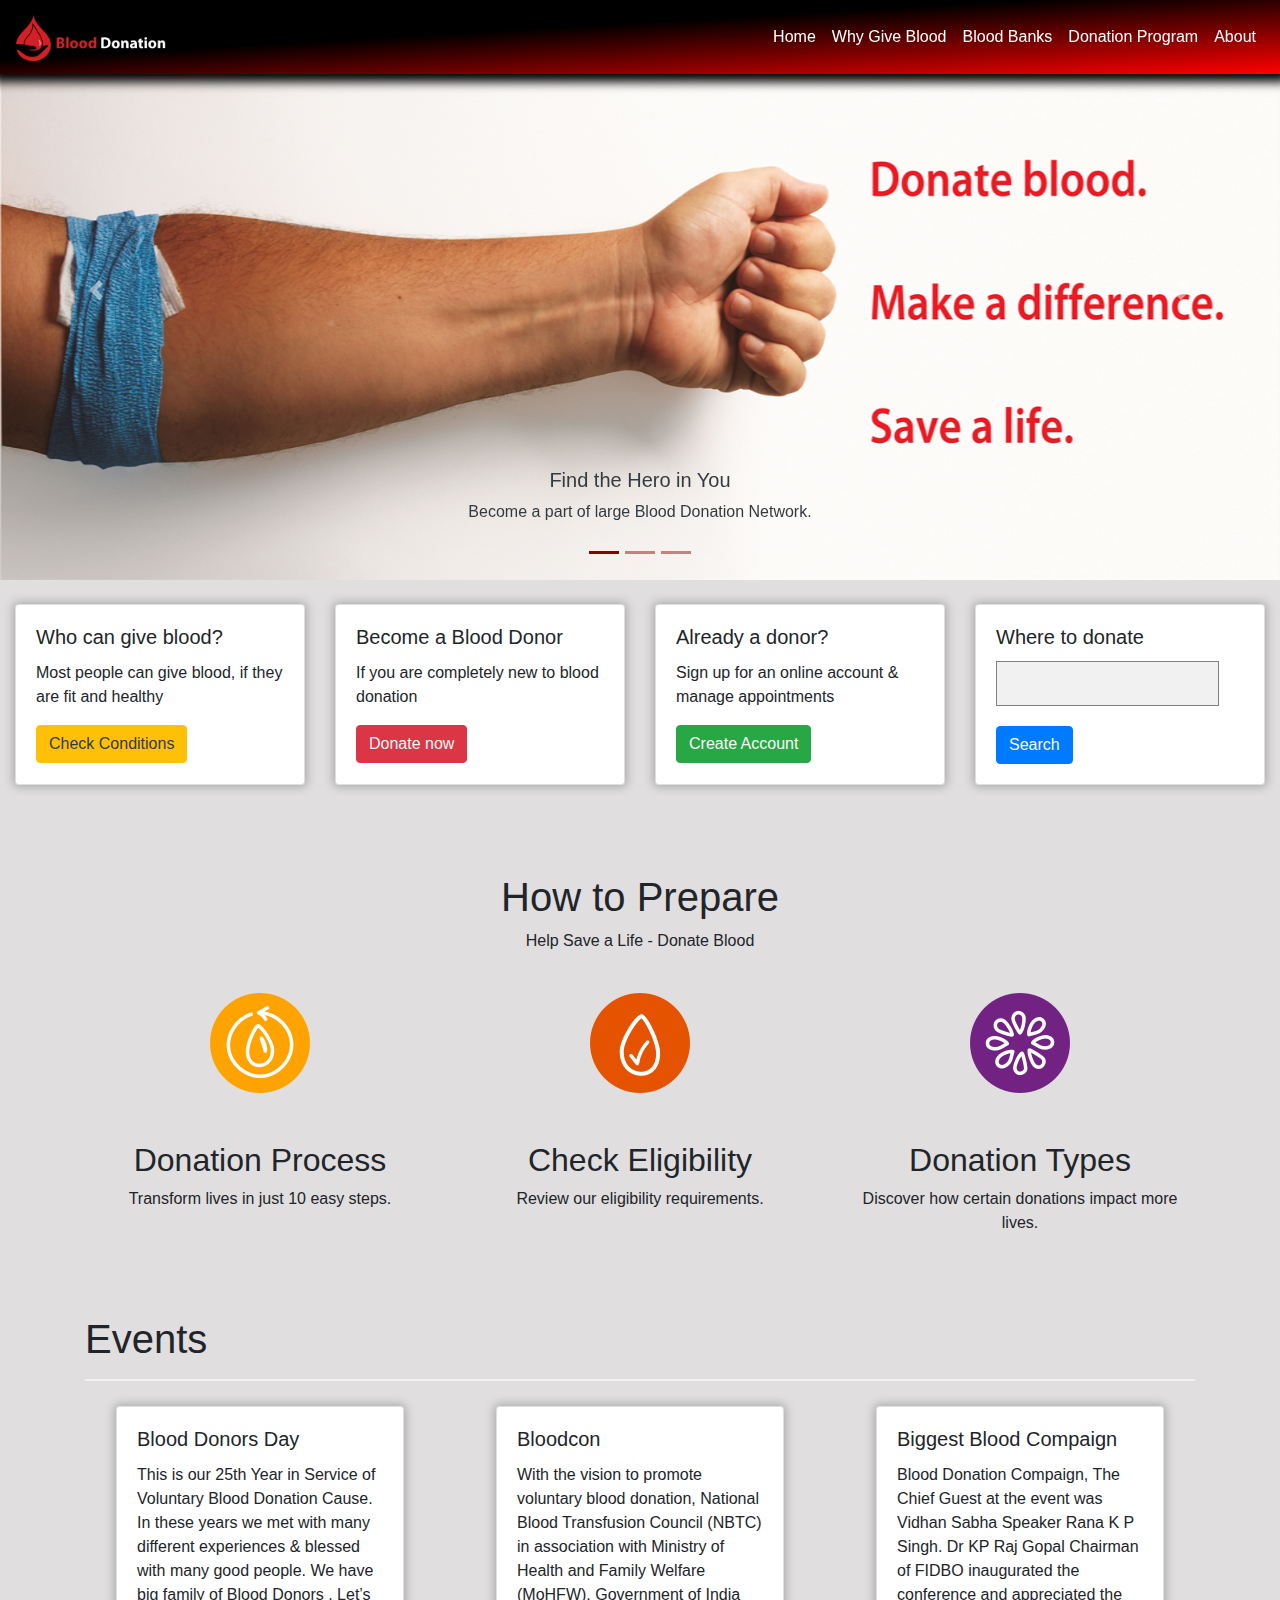
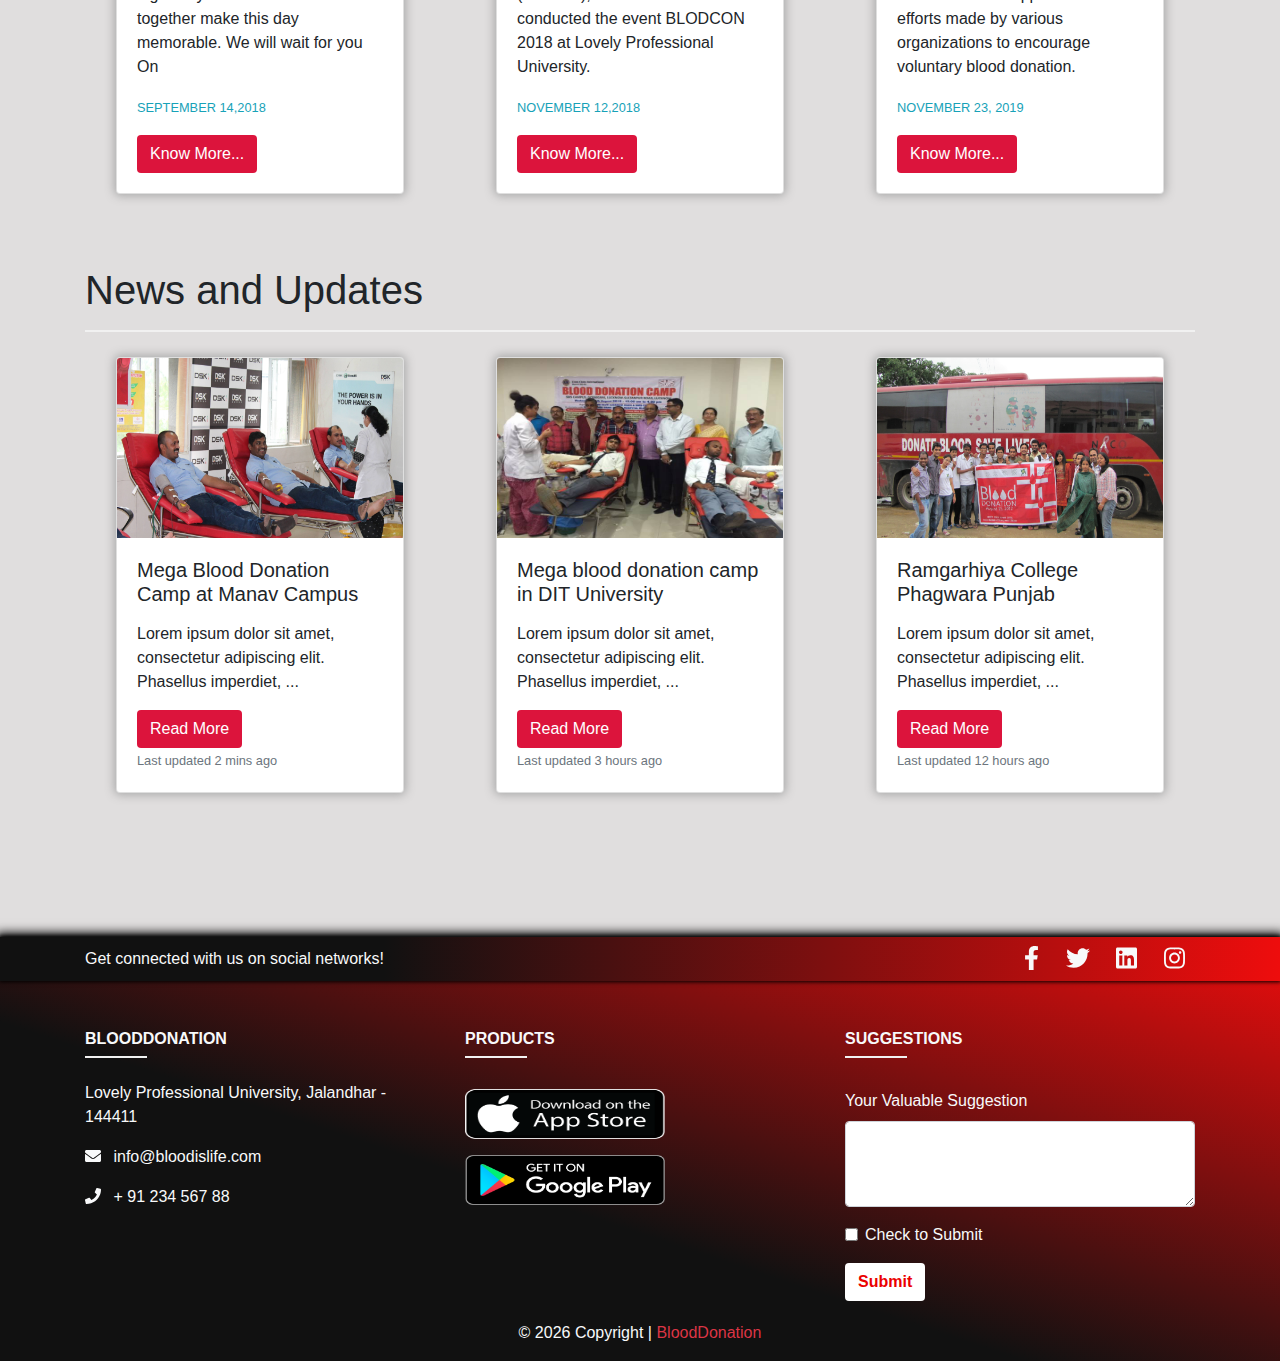
<file: index.html>
<!DOCTYPE html>
<html>
<head>
	<title>Blood Donation</title>
	
	<link rel="shortcut icon" href="./icons/fevicon.png" type="image/png">
	<link rel="stylesheet" href="./css/font-awesome-5.11.2.min.css">
	<link rel="stylesheet" href="./css/bootstrap-4.3.1.min.css">
	<link rel="stylesheet" href="./css/bootstrap-grid-4.3.1.min.css">
	<link rel="stylesheet" href="./css/bootstrap-reboot-4.3.1.min.css">
	<link rel="stylesheet" href="./css/style.css">

	<script src="./js/jquery-3.4.1.min.js"></script>
	<script src="./js/angular-1.7.8.min.js"></script>
	<script src="./js/angular-route-1.7.8.min.js"></script>
	<script src="./js/font-awesome-5.11.2.min.js"></script>
	<script src="./js/popper-1.14.7.min.js"></script>
	<script src="./js/bootstrap-4.3.1.min.js"></script>
	<script src="./js/bootstrap.bundle-4.3.1.min.js"></script>

	<meta name="viewport" content="width=device-width, initial-scale=1">

</head>
<body ng-app="bloodApp" style="background-color: rgb(224, 222, 222);">

	<!-- Navigation starts here -->
	<nav class="navbar navbar-expand-md navbar-dark fixed-top nb">
		<a href="#" class="navbar-brand"><img src="./icons/logo.png" style="width: 150px;"></a>
		<button class="navbar-toggler" type="button" data-toggle="collapse" data-target="#navbarCollapse">
			<span class="navbar-toggler-icon"></span>
		</button>

		<div class="collapse navbar-collapse text-center" id="navbarCollapse">
			<ul class="navbar-nav ml-auto">
				<li class="navbar-item"><a href="#/!" class="nav-link text-white pop-nav">Home</a></li>
				<li class="navbar-item"><a href="#!/whyblood" class="nav-link text-white pop-nav">Why Give Blood</a></li>
				<li class="navbar-item"><a href="#!/banks" class="nav-link text-white pop-nav">Blood Banks</a></li>
				<li class="navbar-item"><a href="#!/donation" class="nav-link text-white pop-nav">Donation Program</a></li>
				<li class="navbar-item"><a href="#!/about" class="nav-link text-white pop-nav">About</a></li>
			</ul>	
		</div>
	</nav>
	<!-- Navigation ends here -->

	<!-- Main Content starts here -->
	<main id="main-content mt-5 pt-5" ng-view></main>
	<!-- Main Content ends here -->

	<!-- Footer starts here -->
	<footer class="page-footer font-small text-light" style="background: linear-gradient(to left bottom,#ee0d0d, #111 60%); box-shadow: 0px 0px 10px 4px #000;">

		<div style="background: linear-gradient(to left,#ee0d0d , #111 70%); box-shadow: 0px 0px 4px 1px #000;">
			<div class="container">
		
				<!-- Grid row-->
				<div class="row py-1 d-flex align-items-center">
		
				<!-- Grid column -->
				<div class="col-md-6 col-lg-5 text-center text-md-left mb-3 mb-md-0">
					<h6 class="mb-0">Get connected with us on social networks!</h6>
				</div>
				<!-- Grid column -->
		
				<!-- Grid column -->
				<div class="col-md-6 col-lg-7 text-center text-md-right">
					<!-- Facebook -->
					<a class="fb-ic">
					<i class="fab fa-facebook-f white-text"> </i>
					</a>
					<!-- Twitter -->
					<a class="tw-ic">
					<i class="fab fa-twitter white-text"> </i>
					</a>
					<!--Linkedin -->
					<a class="li-ic">
					<i class="fab fa-linkedin white-text"> </i>
					</a>
					<!--Instagram-->
					<a class="ins-ic">
					<i class="fab fa-instagram white-text"> </i>
					</a>
				</div>
				<!-- Grid column -->
				</div>
				<!-- Grid row-->
		
			</div>
		</div>
		
		<!-- Footer Links -->
		<div class="container text-center text-md-left mt-5">
			<!-- Grid row -->
			<div class="row mt-1">
				<!-- Grid column -->
				<div class="col-md-4 col-lg-4 col-xl-4 mx-auto mb-1">
					<!-- Content -->
					<h6 class="text-uppercase font-weight-bold">BloodDonation</h6>
					<hr class="deep-purple accent-2 mb-3 mt-0 d-inline-block mx-auto" style="width: 60px;">
					<p>
						Lovely Professional University, Jalandhar - 144411
					</p>
					<p>
						<i class="fas fa-envelope mr-2"></i> info@bloodislife.com
					</p>
					<p>
						<i class="fas fa-phone mr-2"></i> + 91 234 567 88
					</p>
				</div>
				<!-- Grid column -->
		
				<!-- Grid column -->
				<div class="col-md-4 col-lg-4 col-xl-4 mx-auto mb-1">
					<!-- Links -->
					<h6 class="text-uppercase font-weight-bold">Products</h6>
					<hr class="deep-purple accent-2 mb-4 mt-0 d-inline-block mx-auto" style="width: 60px;">
					<p>
						<a href="#!"><img src="icons/apple_store.png" class="app-store" alt="Apple Store"></a>
					</p>
					<p>
						<a href="#!"><img src="icons/google_store.png" class="app-store" alt="Google Store"></a>
					</p>
				</div>
				<!-- Grid column -->

				<!-- Grid column -->
				<div class="col-md-4 col-lg-4 col-xl-4 mx-auto mb-1">
					<!-- Links -->
					<h6 class="text-uppercase font-weight-bold">Suggestions</h6>
					<hr class="deep-purple accent-2 mb-4 mt-0 d-inline-block mx-auto" style="width: 60px;">
					<div id="suggestionAlert"></div>
					<form id="suggestionForm" onsubmit="suggestions()">
						<div class="form-group">
							<label for="suggestionFormTextarea">Your Valuable Suggestion</label>
							<textarea class="form-control" id="suggestionText" rows="3"></textarea>
						</div>
						<div class="form-group form-check">
							<input type="checkbox" class="form-check-input" id="suggestionCheck">
							<label class="form-check-label" for="suggestionCheck">Check to Submit</label>
						</div>
						<button type="submit" class="btn" style="background: rgb(255, 255, 255); color: #eb0000; font-weight: bolder;">Submit</button>
					</form>
				</div>
				<!-- Grid column -->
			</div>
			<!-- Grid row -->	
		</div>
		<!-- Footer Links -->
		
		<!-- Copyright -->
		<div class="footer-copyright text-center py-3">&copy; <script>document.write(new Date().getFullYear());</script> Copyright | 
			<a class="text-danger" href="#!"> BloodDonation</a>
		</div>
		<!-- Copyright -->
		
	</footer>
	<!-- Footer ends here -->

	<script src="js/main.js"></script>
</body>
</html>
</file>
<file: css/style.css>
*{
    margin: 0;
    padding: 0;
}
    
/* ================== */
/* Custom Scroll Bar */

::-webkit-scrollbar {
    width: 15px;
    background: transparent;
    opacity: 0;
}
/* Track */
::-webkit-scrollbar-track {
    box-shadow: inset 0 0 1px grey; 
    background: black;
}
/* Handle */
::-webkit-scrollbar-thumb {
    background: linear-gradient(to bottom, red, #000); 
    border-radius: 10px;
}
/* Handle on hover */
::-webkit-scrollbar-thumb:hover {
    background: linear-gradient(to bottom,#000, red);
}

/* ============================= */
/* ======== Slideshow ========== */

.carousel-indicators li {
    background-color: rgb(148, 18, 18);
}
.carousel-indicators .active {
    background-color: darkred;
}

#bloodCarousel{
    width: 100%;
    height: 580px;
    overflow: hidden;
    z-index: 8;
}

/* ============================= */
/* ====== Circular Icons ======= */

.imageIcon
{
    border-radius: 50%;
    height: 100px;
    width: 100px;
    color: white;
}

/* ========================== */
/* == Navbar Customization == */

.nb{
    box-shadow: 0px 0px 10px 8px #000;
    z-index: 10;
    background-image: linear-gradient(to bottom right,#000 40%, red);	
}

.navbar-nav .active{
    font-weight: bolder;
    border-bottom: 2px solid white;
}

/* ============================= */
/* Navigation Transition Effects */
.pop-nav
{
	transition: .5s;
}
.pop-nav:hover{
    font-weight: bold;
    transform: scale(1.1);
}

/* ====================================== */
/* ========= Cards Popup Effect ========= */
.pop-card{
    height: 100%;
    transition: .3s;
    box-shadow: 0px 0px 10px 2px #aaa;
}

.pop-card:hover{
    transform: scale(1.1);
    box-shadow: 0px 0px 15px 5px #999;
}

/* =============================== */
/* ====== Transition Effects ===== */
.pop-trans{
    transition: .3s;
    box-shadow: 0px 0px 10px 2px #aaa;
}

.pop-trans:hover{
    transform: scale(1.05);
    box-shadow: 0px 0px 15px 5px #999;
}

/* ============================ */
/* ===== Read More Buttons ==== */
[id^=moreText] {
    display: none;
}

/* ======== Forms ============ */
/* ========= SignUp Form =========  */
/* Float cancel and signup buttons and add an equal width */

/* The Modal (background) */
.modal {
    display: none; /* Hidden by default */
    position: fixed; /* Stay in place */
    z-index: 500; /* Sit on top */
    left: 0;
    top: 0;
    width: 100%; /* Full width */
    height: 100%; /* Full height */
    overflow: auto; /* Enable scroll if needed */
    background-color: #474e5dec;
    padding-top: 40px;
}
/* Modal Content/Box */
.modal-content {
    background-color: #fefefe;
    margin: .5% auto auto auto; /* 5% from the top, 15% from the bottom and centered */
    border: 1px solid #888;
    border-radius: 20px;
    width: 80%; /* Could be more or less, depending on screen size */
}

/* The Close Button (x) */
.close {
    position: absolute;
    right: 2%;
    top: 1%;
    font-size: 40px;
    font-weight: bold;
    color: #f11c1c;
}
  
.close:hover, .close:focus {
    color: #ff0d00;
    cursor: pointer;
}

/* ========================== */
/* Style the horizontal ruler */
hr {
    border: 1px solid #f1f1f1;
    margin-bottom: 25px;
}
 
/* =============================== */
/* Button Theme Reddish Pink Color */
.btn_crimson{
    background-color: crimson;
    color: white;
}
.btn_crimson:hover{
    color: white;
}

/* =================== */
/* Footer Social Icons */

[class$=ic]{
    cursor: pointer;
    padding: 5px 10px;
    font-size: 1.5rem;
}
[class$=ic]:hover{
    cursor: pointer;
    text-align: center;
    background: rgba(51, 51, 51, 0.2);
}
.app-store{
    width: 200px;
    height: 50px;
}

/* ================ */
/* Responsive Image */
@media screen and (max-width:768px) {
    img {
        width:100%;
    }
}

/* ================ */
/* Parallax Effect */
.parallax-container{
    height: 100%;
    font-size: 1rem;
    font-family: "Oswald", sans-serif;
    font-weight: lighter;
    line-height: 1.8em;
    color: white;
}

.pimg1{
    background-image: url('../images/blood_1.jpg');
    min-height: 80vh;
}
.pimg2{
    background-image: url('../images/blood_2.jpeg');
    min-height: 80vh;
}
.pimg3{
    background-image: url('../images/blood_3.jpg');
    min-height: 80vh;
}
.pimg1, .pimg2, .pimg3{
    position: relative;
    background-position: center;
    background-size: cover;
    background-repeat: no-repeat;
    background-attachment: fixed;
}

.section{
    position: relative;
    padding: 40px 80px;
}
.section-light{
    background-color: white;
    color: #111;
}
.section .block{
    padding: 0 15%;
    font-size: 14px;
}
.section .block h2{
    text-transform: uppercase;
    font-size: 28px;
}
#video-blood{
    position: absolute;
    right: 20%;
    width: 28%;
    height: 35%;
}
@media screen and (max-width: 680px){
    #video-blood{
        position: relative;
        margin: auto;
        margin-left: 4vw;
        width: 100%;
        padding: 0;
    }
    .section .block{
        margin: 0;
        padding:  10px 0;
        width: 100%;
    }
}
.block ul li{
    padding: 0;
    margin-left: 40px;
    line-height: 1.2rem;
}

.ptext{
    position: absolute;
    top: 42%;
    width: 100%;
    height: auto;
    
    text-align: center;
    font-size: 5vw;
    letter-spacing: 10px;
    text-transform: uppercase;
}

.ptext .border{
    color: #fff;
    padding: 20px;
}

.ptext .border .trans{
    background-color: transparent;
}

@media screen and (max-width: 568px){
    .pimg1, .pimg2, .pimg3{
        background-attachment: scroll;
    }
}

/* ======================= */
/* ===== About Page ====== */
.team-icons {
    margin: 15px 0;
}

.btn-dark{
    background-color: #000;
}

.dev-img{
    display: block;
    margin-left: auto;
    margin-right: auto;
    width: 100%;
    height: 200px;
}
</file>
